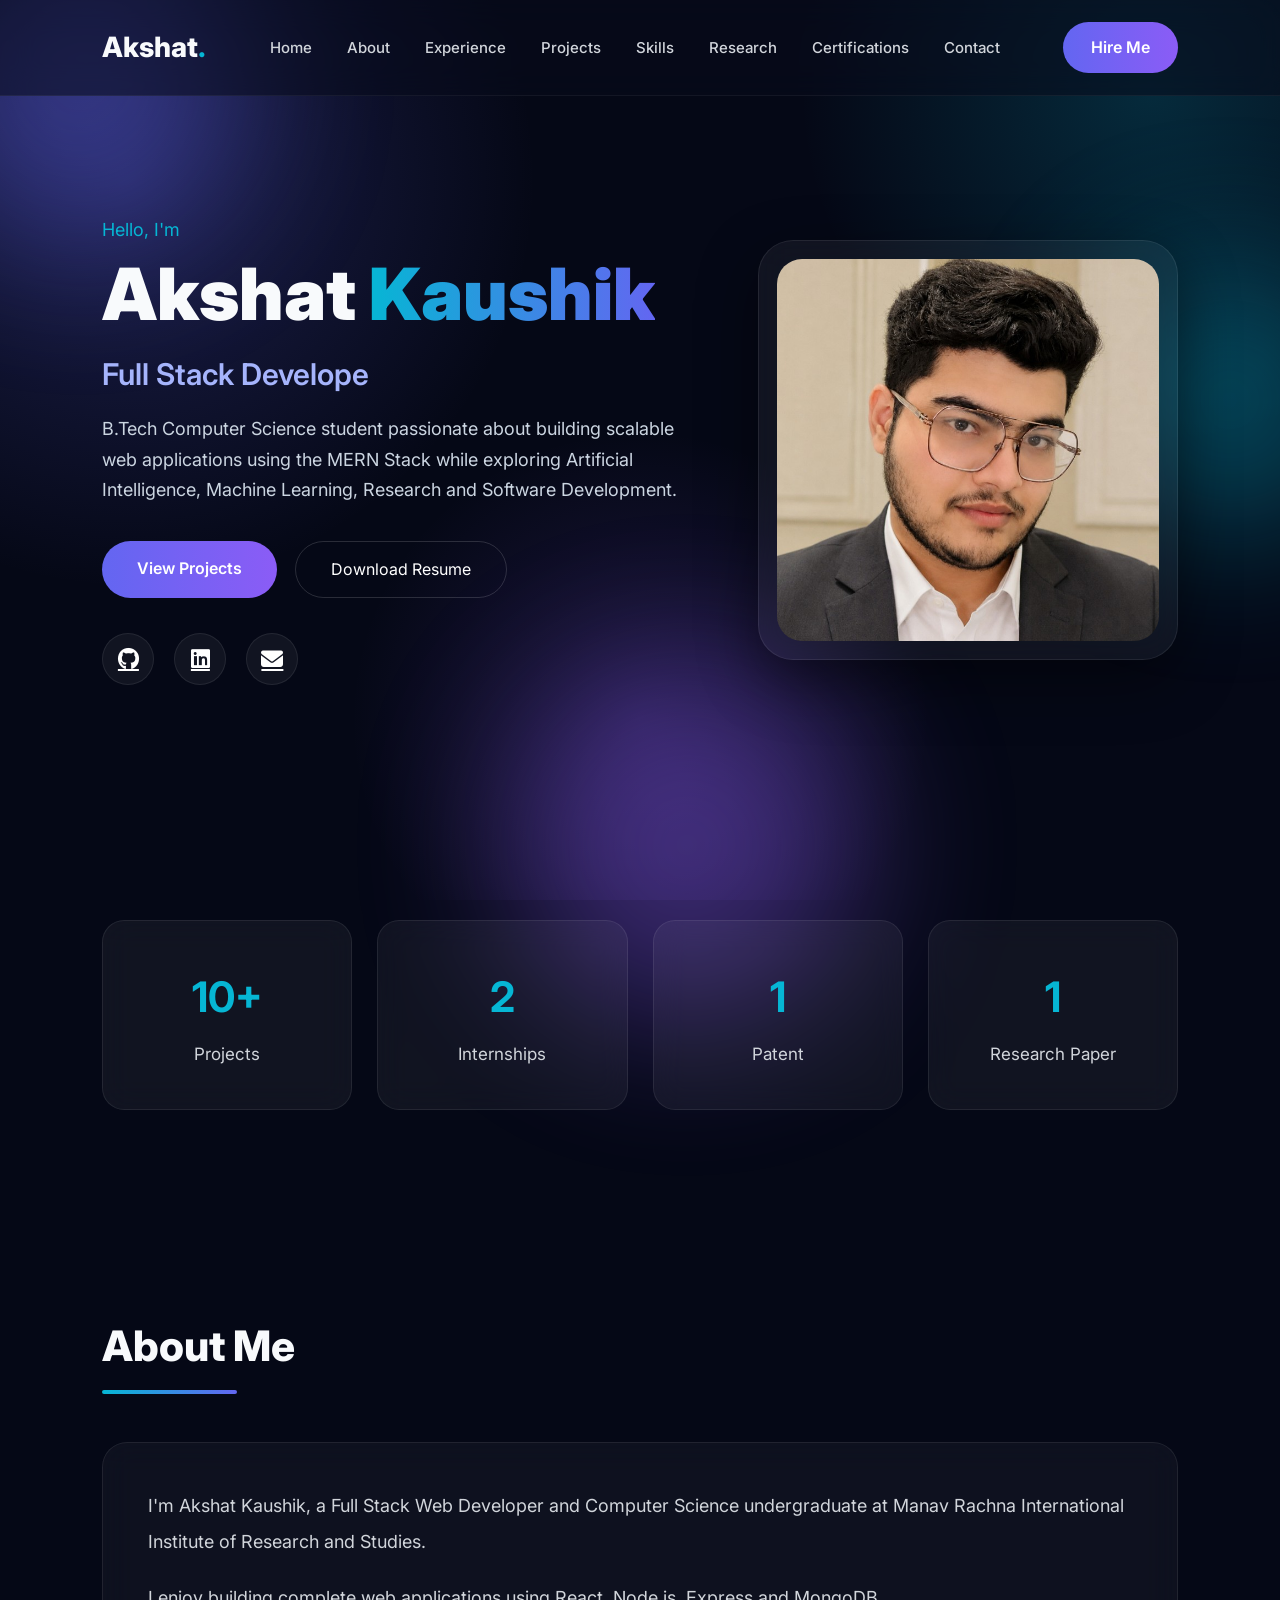
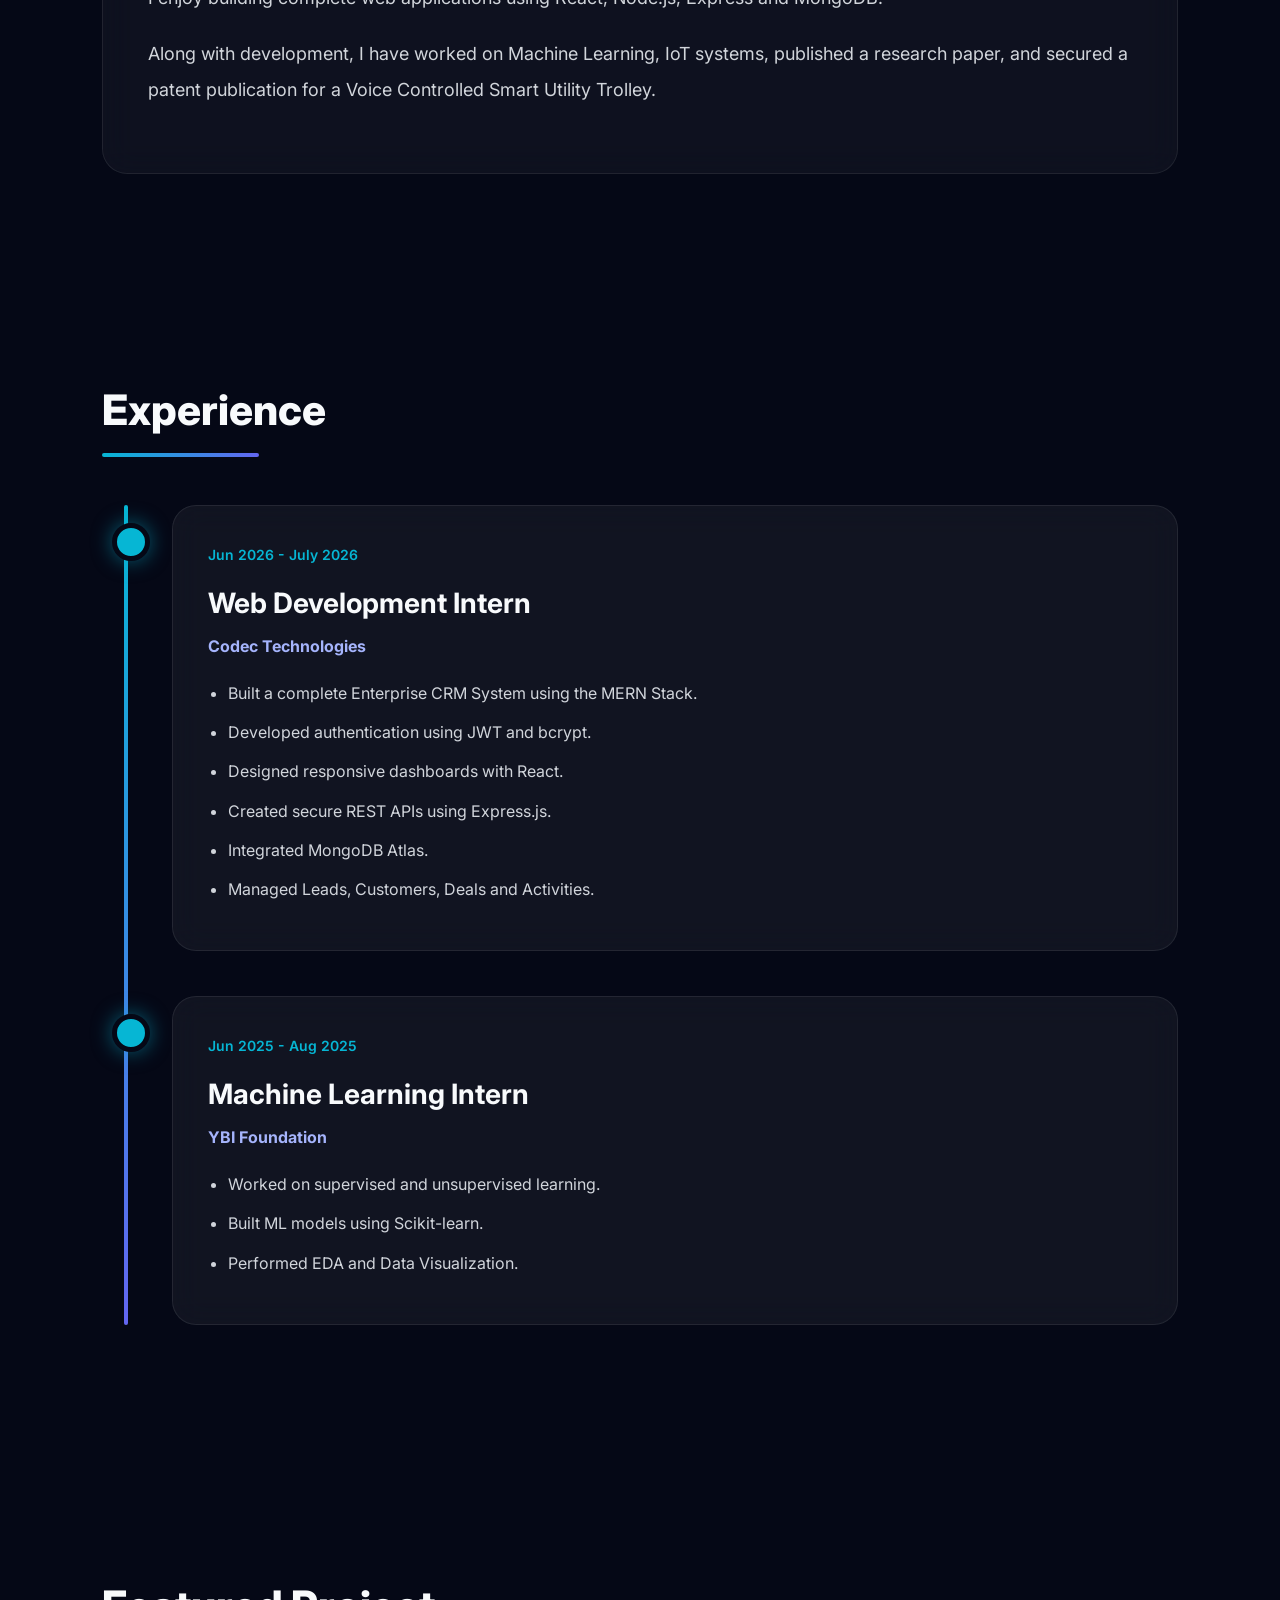
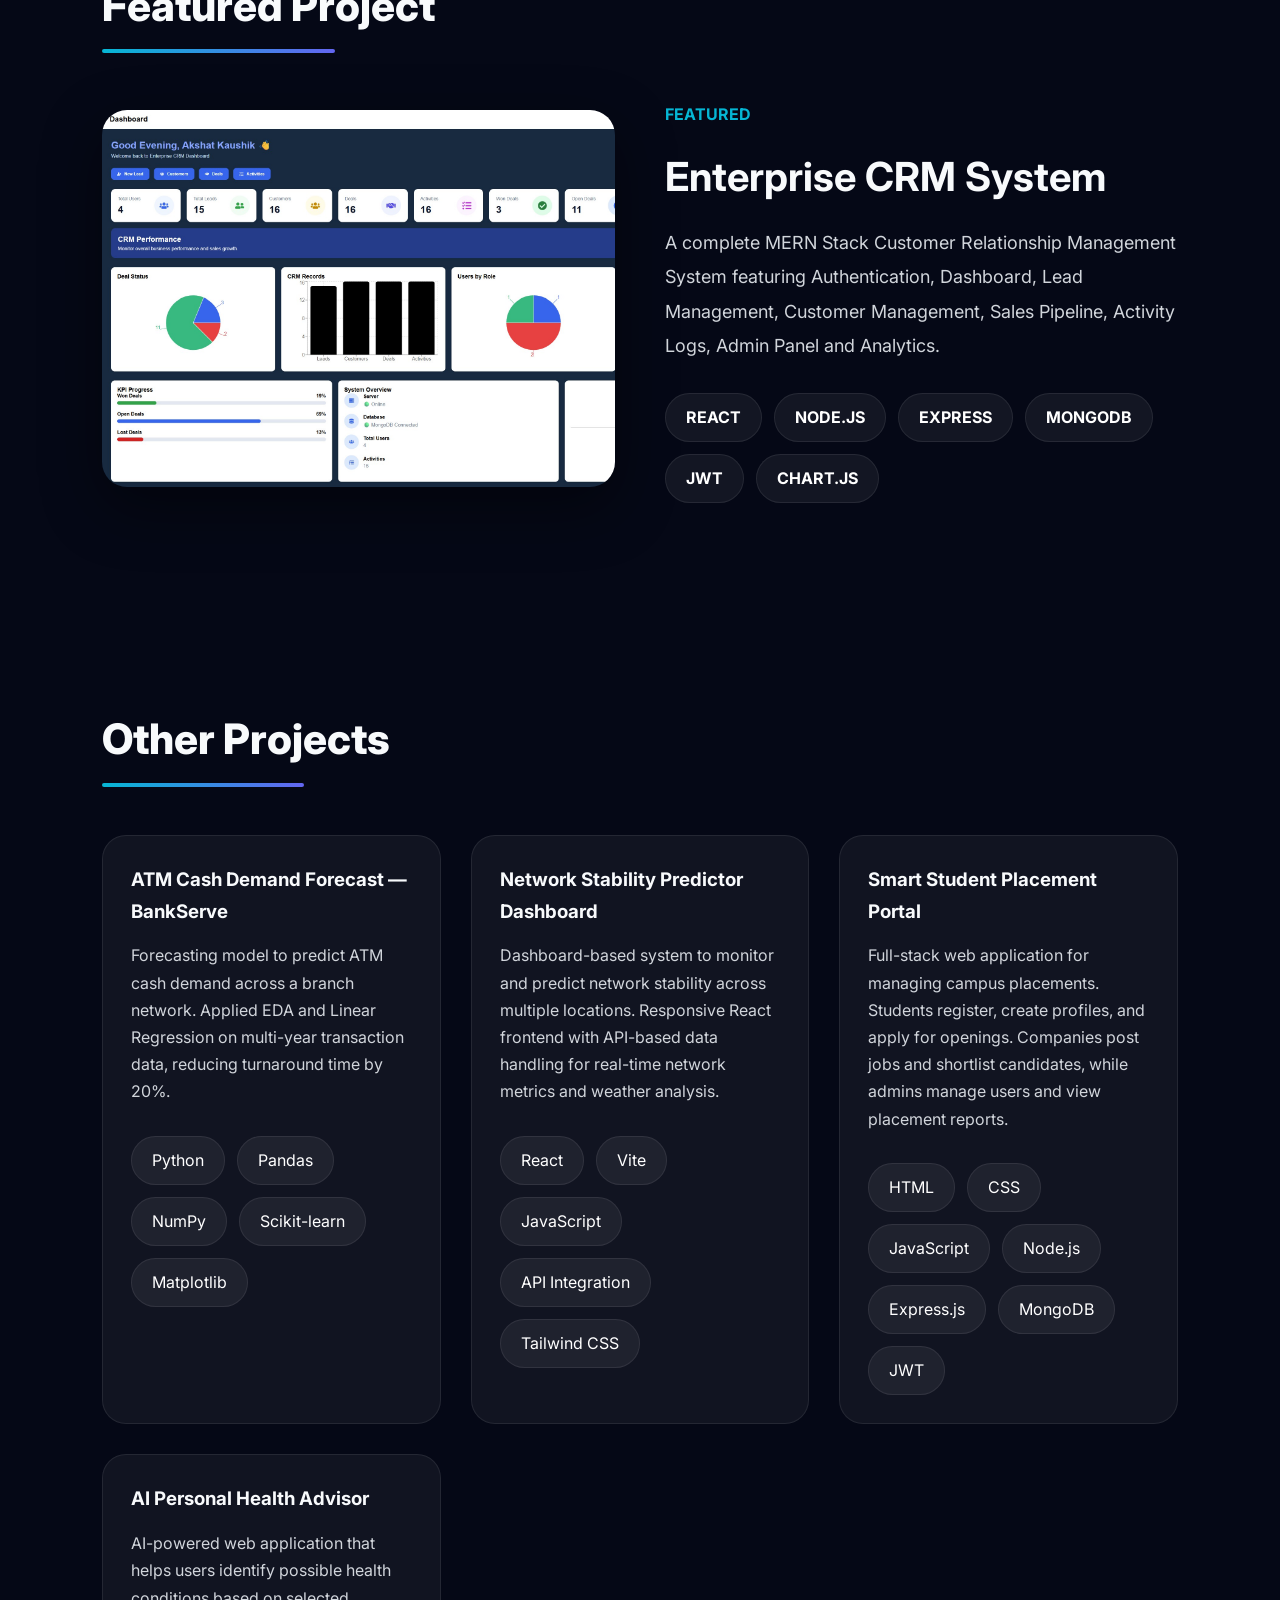
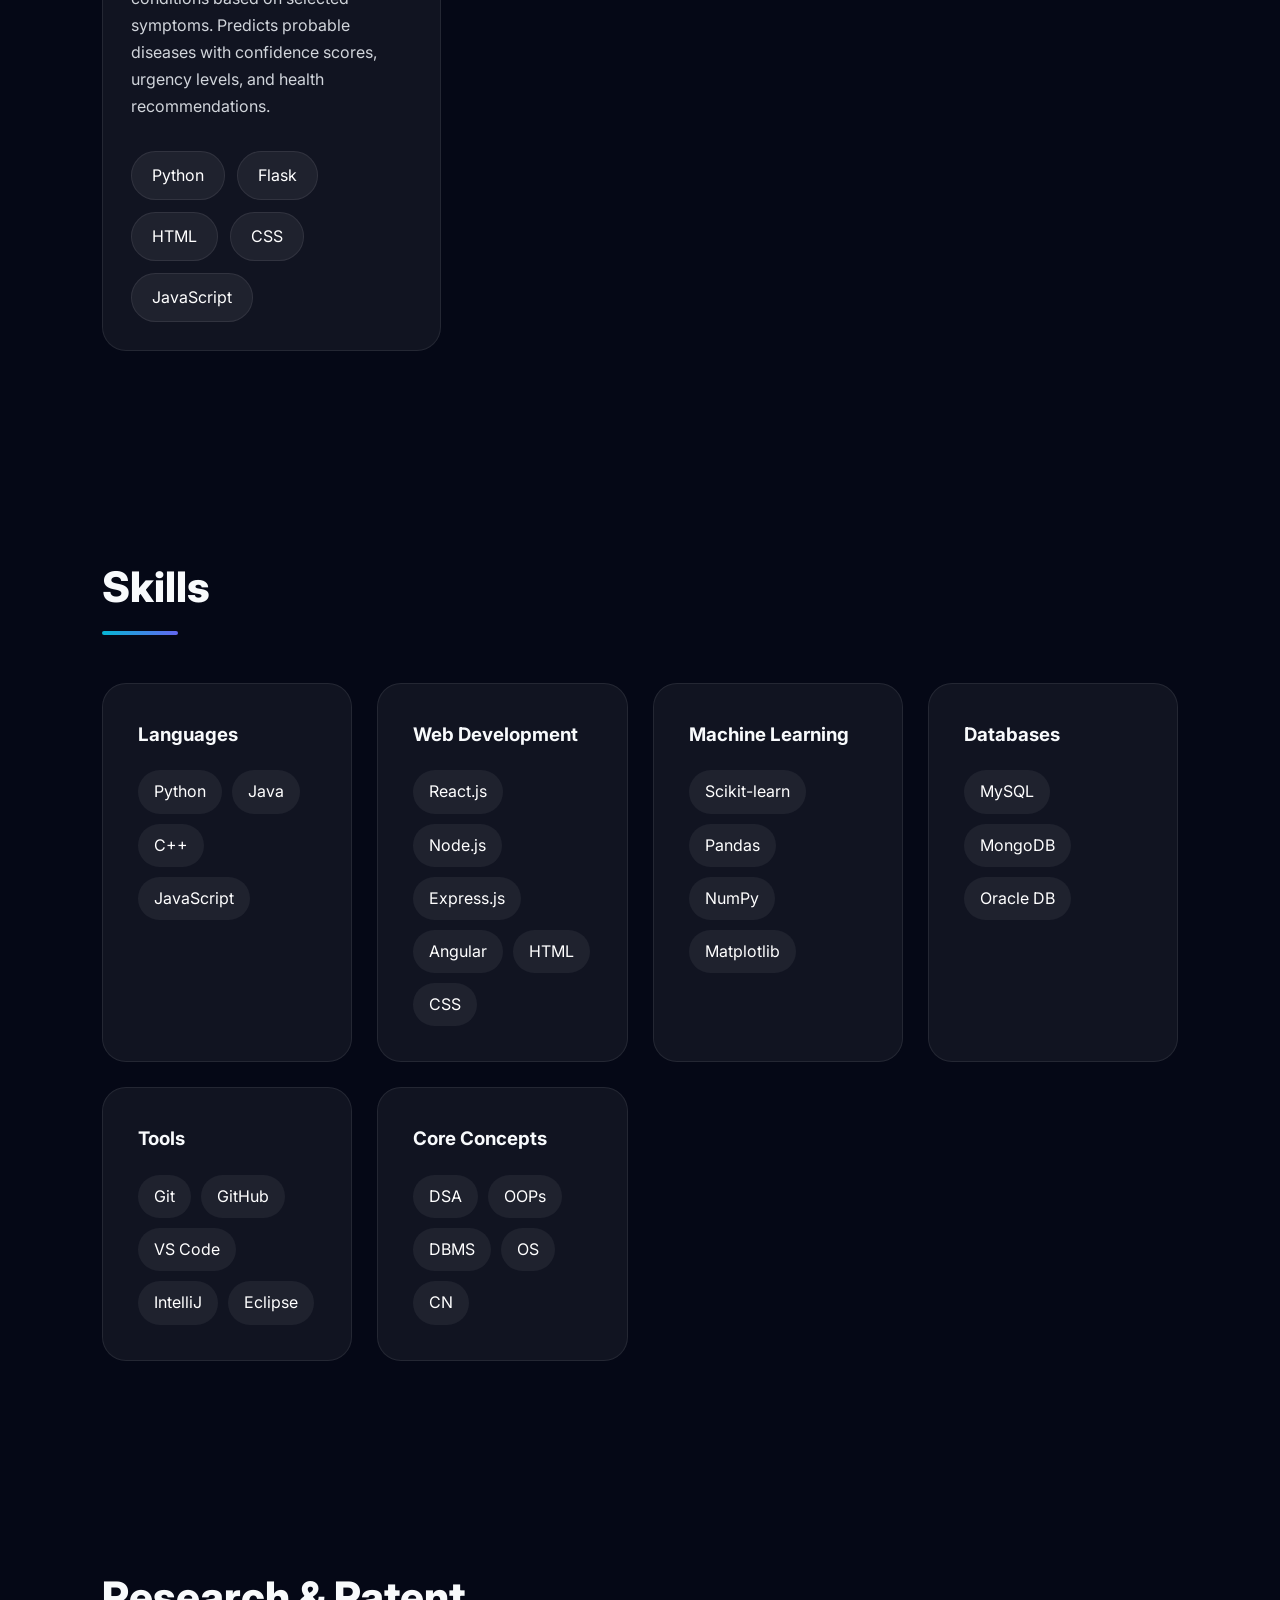
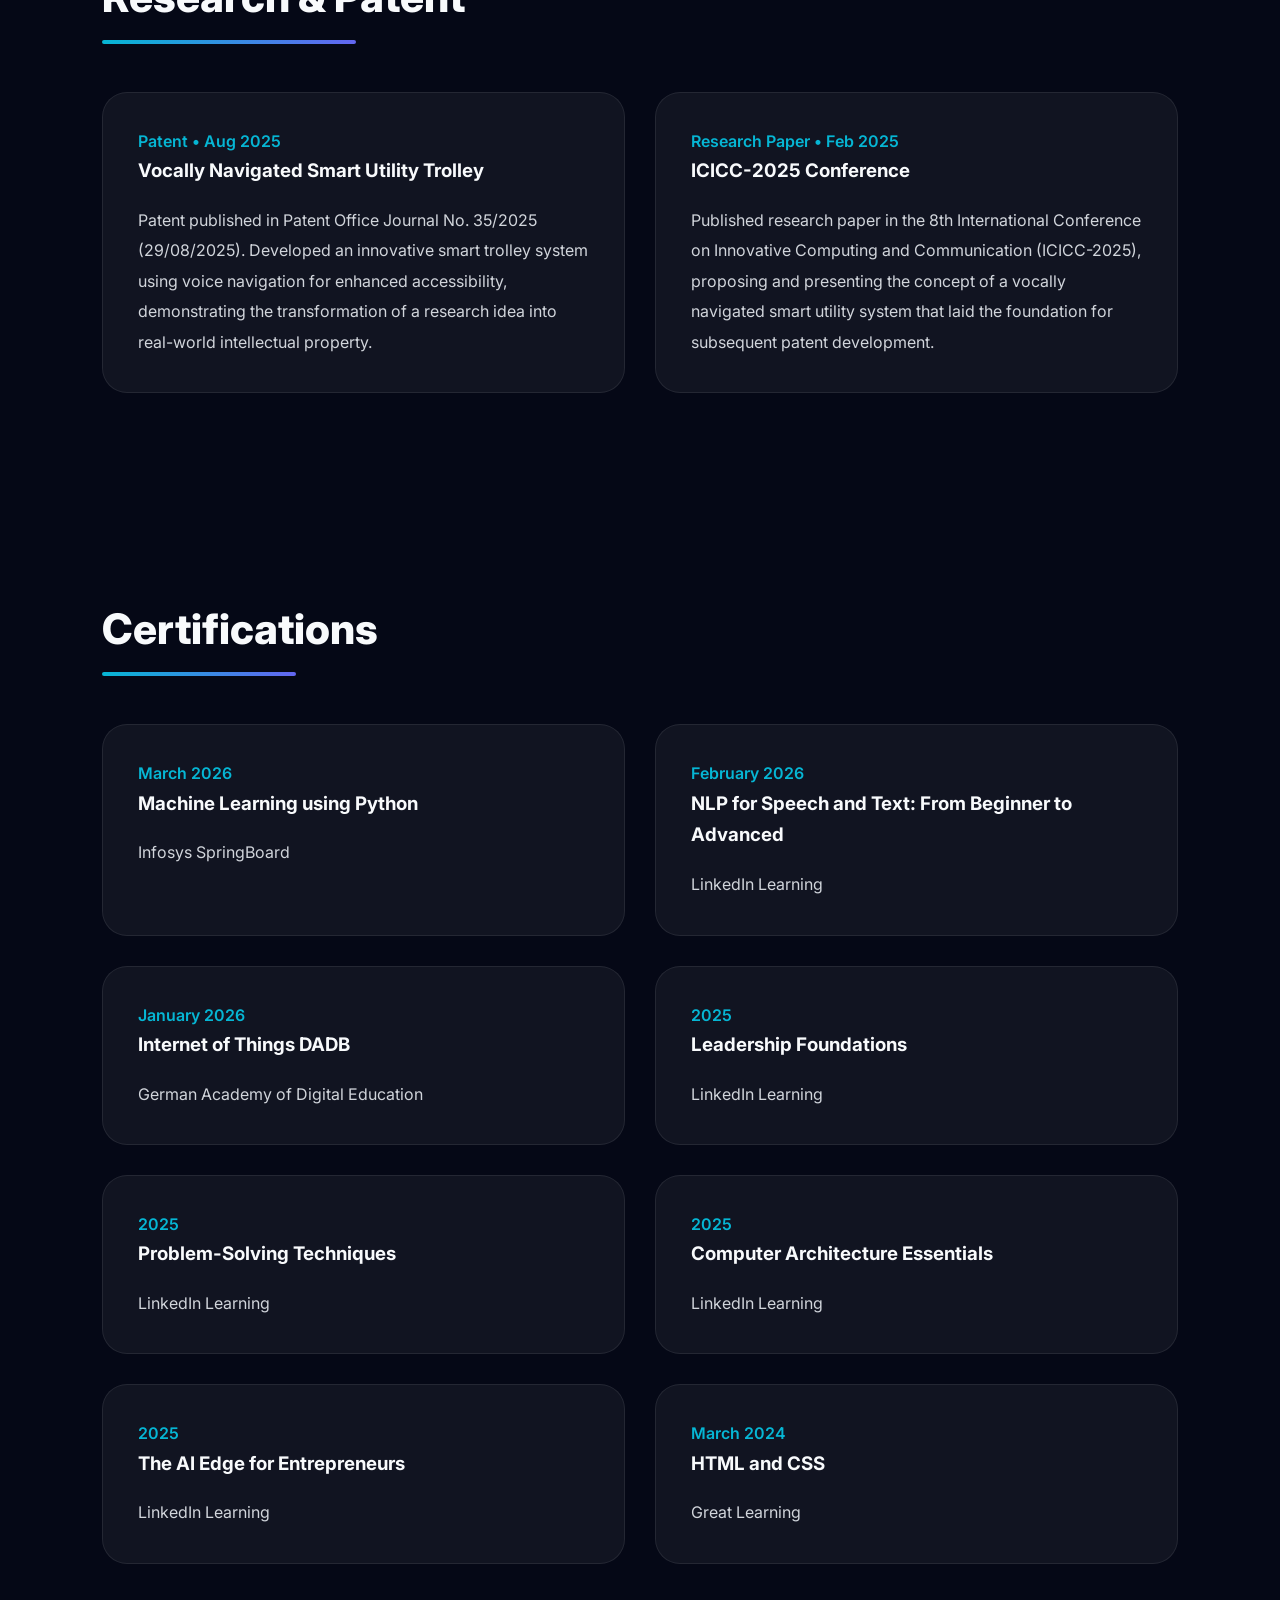
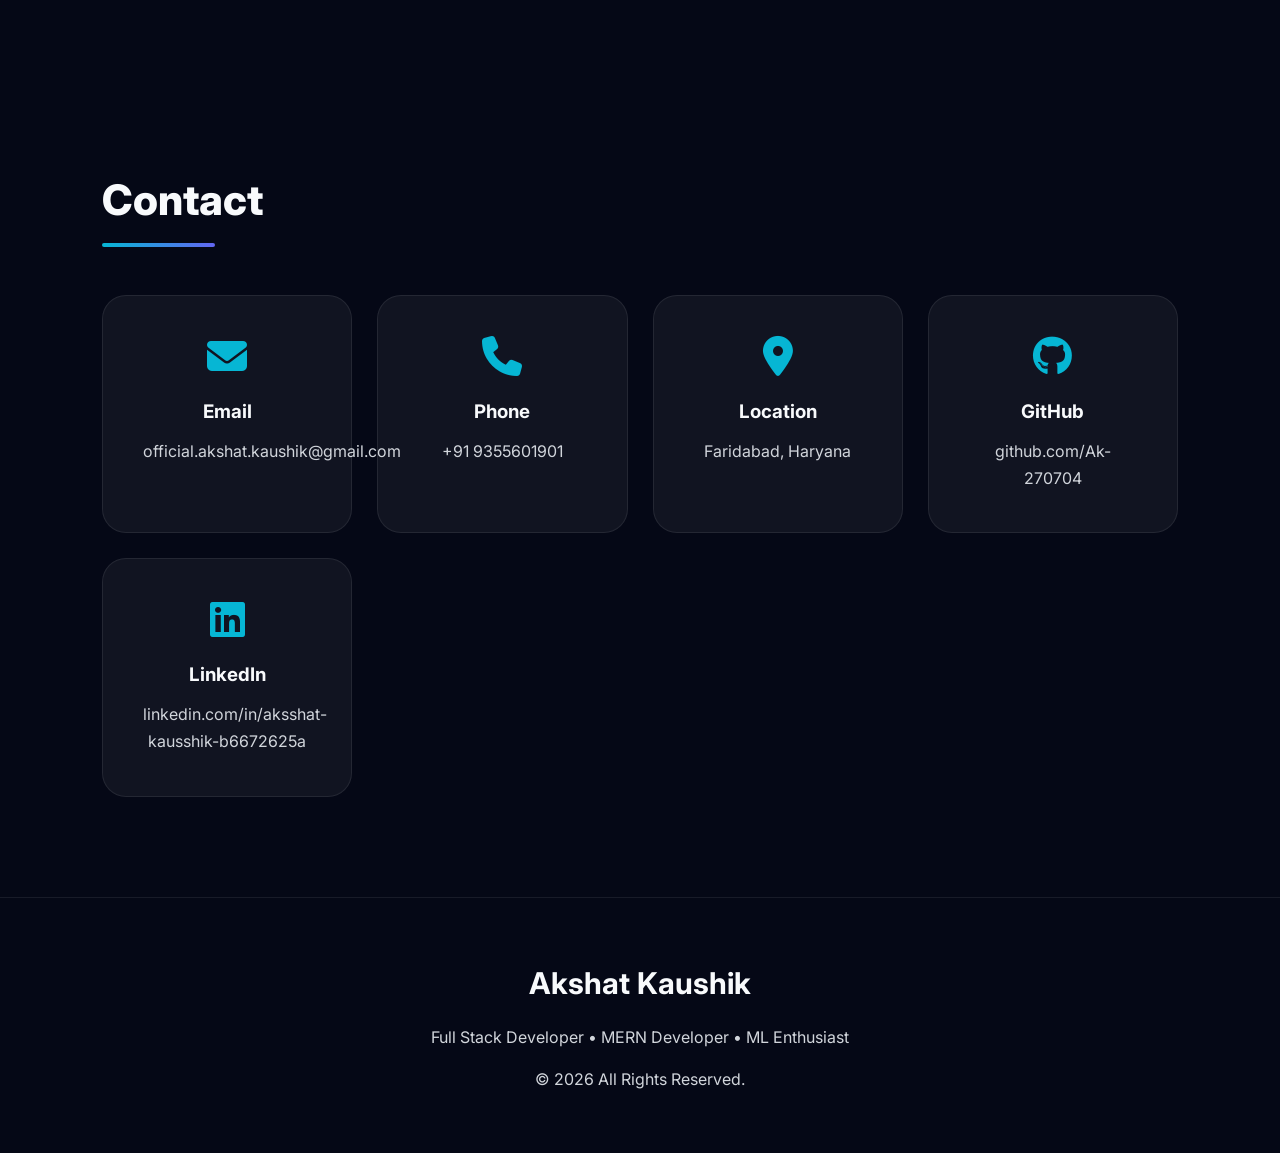
<file: index.html>
<!DOCTYPE html>
<html lang="en">

<head>
    <meta charset="UTF-8">
    <meta name="viewport" content="width=device-width, initial-scale=1.0">

    <title>Akshat Kaushik | Full Stack Developer</title>

    <meta name="description"
        content="Portfolio of Akshat Kaushik - Full Stack MERN Developer, Web Developer, Machine Learning Enthusiast and Researcher.">

    <meta name="keywords"
        content="Akshat Kaushik, Portfolio, MERN Developer, Full Stack Developer, React, Node, MongoDB">

    <link rel="icon" href="assets/favicon.ico">

    <!-- Google Fonts -->
    <link
        href="https://fonts.googleapis.com/css2?family=Inter:wght@300;400;500;600;700;800&family=Poppins:wght@600;700&display=swap"
        rel="stylesheet">

    <!-- Font Awesome -->
    <link rel="stylesheet"
        href="https://cdnjs.cloudflare.com/ajax/libs/font-awesome/6.7.2/css/all.min.css">

    <!-- CSS -->
    <link rel="stylesheet" href="style.css">
</head>

<body>

    <!-- Scroll Progress -->
    <div id="progress-bar"></div>

    <!-- Background -->
    <div class="bg-gradient"></div>
    <div class="blob blob1"></div>
    <div class="blob blob2"></div>
    <div class="blob blob3"></div>

    <!-- ================= NAVBAR ================= -->

    <nav>

        <div class="logo">
            Akshat<span>.</span>
        </div>

        <ul class="nav-links">

            <li><a href="#home">Home</a></li>

            <li><a href="#about">About</a></li>

            <li><a href="#experience">Experience</a></li>

            <li><a href="#projects">Projects</a></li>

            <li><a href="#skills">Skills</a></li>

            <li><a href="#research">Research</a></li>

            <li><a href="#certifications">Certifications</a></li>

            <li><a href="#contact">Contact</a></li>

        </ul>

        <a href="#contact" class="hire-btn">
            Hire Me
        </a>

        <div class="menu-btn">
            <i class="fa-solid fa-bars"></i>
        </div>

    </nav>

    <!-- ================= HERO ================= -->

    <section class="hero" id="home">

        <div class="hero-left">

            <p class="hello">
                Hello, I'm
            </p>

            <h1>

                Akshat

                <span>Kaushik</span>

            </h1>

            <h3>

                <span id="typing-text"></span>

            </h3>

            <p class="hero-description">

                B.Tech Computer Science student passionate about building
                scalable web applications using the MERN Stack while
                exploring Artificial Intelligence, Machine Learning,
                Research and Software Development.

            </p>

            <div class="hero-buttons">

                <a href="#projects" class="primary-btn">

                    View Projects

                </a>

                <a href="Akshat_Kaushik_Resume.pdf" class="secondary-btn">

                    Download Resume

                </a>

            </div>

            <div class="social-icons">

                <a href="https://github.com/Ak-270704" target="_blank">

                    <i class="fab fa-github"></i>

                </a>

                <a href="https://linkedin.com/in/aksshat-kausshik-b6672625a"
                    target="_blank">

                    <i class="fab fa-linkedin"></i>

                </a>

                <a href="mailto:official.akshat.kaushik@gmail.com">

                    <i class="fa-solid fa-envelope"></i>

                </a>

            </div>

        </div>

        <div class="hero-right">

            <div class="profile-card">

                <img src="profile.jpg"
                    alt="Akshat Kaushik">

            </div>

        </div>

    </section>

    <!-- ================= STATS ================= -->

    <section class="stats">

        <div class="stat-card">

            <h2>10+</h2>

            <p>Projects</p>

        </div>

        <div class="stat-card">

            <h2>2</h2>

            <p>Internships</p>

        </div>

        <div class="stat-card">

            <h2>1</h2>

            <p>Patent</p>

        </div>

        <div class="stat-card">

            <h2>1</h2>

            <p>Research Paper</p>

        </div>

    </section>

    <!-- ================= ABOUT ================= -->

    <section id="about" class="section">

        <div class="section-title">

            About Me

        </div>

        <div class="about-container">

            <div class="about-text">

                <p>

                    I'm Akshat Kaushik, a Full Stack Web Developer and
                    Computer Science undergraduate at Manav Rachna
                    International Institute of Research and Studies.

                </p>

                <p>

                    I enjoy building complete web applications using
                    React, Node.js, Express and MongoDB.

                </p>

                <p>

                    Along with development, I have worked on Machine
                    Learning, IoT systems, published a research paper,
                    and secured a patent publication for a Voice
                    Controlled Smart Utility Trolley.

                </p>

            </div>

        </div>

    </section>

    <!-- ================= EXPERIENCE ================= -->

    <section class="section" id="experience">

        <div class="section-title">

            Experience

        </div>

        <div class="timeline">

            <!-- Latest Internship -->

            <div class="timeline-item">

                <div class="timeline-content">

                    <span class="date">

                        Jun 2026 - July 2026

                    </span>

                    <h3>

                        Web Development Intern

                    </h3>

                    <h4>

                        Codec Technologies

                    </h4>

                    <ul>

                        <li>

                            Built a complete Enterprise CRM System using
                            the MERN Stack.

                        </li>

                        <li>

                            Developed authentication using JWT and bcrypt.

                        </li>

                        <li>

                            Designed responsive dashboards with React.

                        </li>

                        <li>

                            Created secure REST APIs using Express.js.

                        </li>

                        <li>

                            Integrated MongoDB Atlas.

                        </li>

                        <li>

                            Managed Leads, Customers, Deals and Activities.

                        </li>

                    </ul>

                </div>

            </div>

            <!-- Previous Internship -->

            <div class="timeline-item">

                <div class="timeline-content">

                    <span class="date">

                        Jun 2025 - Aug 2025

                    </span>

                    <h3>

                        Machine Learning Intern

                    </h3>

                    <h4>

                        YBI Foundation

                    </h4>

                    <ul>

                        <li>

                            Worked on supervised and unsupervised learning.

                        </li>

                        <li>

                            Built ML models using Scikit-learn.

                        </li>

                        <li>

                            Performed EDA and Data Visualization.

                        </li>

                    </ul>

                </div>

            </div>

        </div>

    </section>

    <!-- ================= FEATURED PROJECT ================= -->

    <section class="section" id="projects">

        <div class="section-title">

            Featured Project

        </div>

        <div class="featured-project">

            <div class="project-image">

                <img src="crm.jpg" alt="CRM">

            </div>

            <div class="project-content">

                <span>

                    Featured

                </span>

                <h2>

                    Enterprise CRM System

                </h2>

                <p>

                    A complete MERN Stack Customer Relationship Management
                    System featuring Authentication, Dashboard,
                    Lead Management, Customer Management,
                    Sales Pipeline, Activity Logs,
                    Admin Panel and Analytics.

                </p>

                <div class="tech-stack">

                    <span>React</span>

                    <span>Node.js</span>

                    <span>Express</span>

                    <span>MongoDB</span>

                    <span>JWT</span>

                    <span>Chart.js</span>

                </div>

            </div>

        </div>

    </section>

    <!-- Other Projects -->

    <section class="section">

        <div class="section-title">

            Other Projects

        </div>

        <div class="projects-grid">

            <!-- Project Card -->

            <div class="project-card">

                <div class="project-info">

                    <h3>

                        ATM Cash Demand Forecast — BankServe

                    </h3>

                    <p>

                        Forecasting model to predict ATM cash demand across
                        a branch network. Applied EDA and Linear Regression
                        on multi-year transaction data, reducing turnaround
                        time by 20%.

                    </p>

                    <div class="tech-stack">

                        <span>Python</span>

                        <span>Pandas</span>

                        <span>NumPy</span>

                        <span>Scikit-learn</span>

                        <span>Matplotlib</span>

                    </div>

                </div>

            </div>

            <!-- Project Card -->

            <div class="project-card">

                <div class="project-info">

                    <h3>

                        Network Stability Predictor Dashboard

                    </h3>

                    <p>

                        Dashboard-based system to monitor and predict
                        network stability across multiple locations.
                        Responsive React frontend with API-based data
                        handling for real-time network metrics and
                        weather analysis.

                    </p>

                    <div class="tech-stack">

                        <span>React</span>

                        <span>Vite</span>

                        <span>JavaScript</span>

                        <span>API Integration</span>

                        <span>Tailwind CSS</span>

                    </div>

                </div>

            </div>

            <!-- Project Card -->

            <div class="project-card">

                <div class="project-info">

                    <h3>

                        Smart Student Placement Portal

                    </h3>

                    <p>

                        Full-stack web application for managing campus
                        placements. Students register, create profiles,
                        and apply for openings. Companies post jobs and
                        shortlist candidates, while admins manage users
                        and view placement reports.

                    </p>

                    <div class="tech-stack">

                        <span>HTML</span>

                        <span>CSS</span>

                        <span>JavaScript</span>

                        <span>Node.js</span>

                        <span>Express.js</span>

                        <span>MongoDB</span>

                        <span>JWT</span>

                    </div>

                </div>

            </div>

            <!-- Project Card -->

            <div class="project-card">

                <div class="project-info">

                    <h3>

                        AI Personal Health Advisor

                    </h3>

                    <p>

                        AI-powered web application that helps users
                        identify possible health conditions based on
                        selected symptoms. Predicts probable diseases
                        with confidence scores, urgency levels, and
                        health recommendations.

                    </p>

                    <div class="tech-stack">

                        <span>Python</span>

                        <span>Flask</span>

                        <span>HTML</span>

                        <span>CSS</span>

                        <span>JavaScript</span>

                    </div>

                </div>

            </div>

        </div>

    </section>

    <!-- Skills -->

    <section class="section" id="skills">

        <div class="section-title">

            Skills

        </div>

        <div class="skills-grid">

            <!-- Skill Card -->

            <div class="skill-card">

                <h3>

                    Languages

                </h3>

                <div class="skill-tags">

                    <span>Python</span>

                    <span>Java</span>

                    <span>C++</span>

                    <span>JavaScript</span>

                </div>

            </div>

            <!-- Skill Card -->

            <div class="skill-card">

                <h3>

                    Web Development

                </h3>

                <div class="skill-tags">

                    <span>React.js</span>

                    <span>Node.js</span>

                    <span>Express.js</span>

                    <span>Angular</span>

                    <span>HTML</span>

                    <span>CSS</span>

                </div>

            </div>

            <!-- Skill Card -->

            <div class="skill-card">

                <h3>

                    Machine Learning

                </h3>

                <div class="skill-tags">

                    <span>Scikit-learn</span>

                    <span>Pandas</span>

                    <span>NumPy</span>

                    <span>Matplotlib</span>

                </div>

            </div>

            <!-- Skill Card -->

            <div class="skill-card">

                <h3>

                    Databases

                </h3>

                <div class="skill-tags">

                    <span>MySQL</span>

                    <span>MongoDB</span>

                    <span>Oracle DB</span>

                </div>

            </div>

            <!-- Skill Card -->

            <div class="skill-card">

                <h3>

                    Tools

                </h3>

                <div class="skill-tags">

                    <span>Git</span>

                    <span>GitHub</span>

                    <span>VS Code</span>

                    <span>IntelliJ</span>

                    <span>Eclipse</span>

                </div>

            </div>

            <!-- Skill Card -->

            <div class="skill-card">

                <h3>

                    Core Concepts

                </h3>

                <div class="skill-tags">

                    <span>DSA</span>

                    <span>OOPs</span>

                    <span>DBMS</span>

                    <span>OS</span>

                    <span>CN</span>

                </div>

            </div>

        </div>

    </section>

    <!-- Research -->

    <section class="section" id="research">

        <div class="section-title">

            Research & Patent

        </div>

        <div class="research-grid">

            <!-- Research Card -->

            <div class="research-card">

                <span>

                    Patent • Aug 2025

                </span>

                <h3>

                    Vocally Navigated Smart Utility Trolley

                </h3>

                <p>

                    Patent published in Patent Office Journal No. 35/2025
                    (29/08/2025). Developed an innovative smart trolley
                    system using voice navigation for enhanced
                    accessibility, demonstrating the transformation of a
                    research idea into real-world intellectual property.

                </p>

            </div>

            <!-- Research Card -->

            <div class="research-card">

                <span>

                    Research Paper • Feb 2025

                </span>

                <h3>

                    ICICC-2025 Conference

                </h3>

                <p>

                    Published research paper in the 8th International
                    Conference on Innovative Computing and Communication
                    (ICICC-2025), proposing and presenting the concept of a
                    vocally navigated smart utility system that laid the
                    foundation for subsequent patent development.

                </p>

            </div>

        </div>

    </section>

    <!-- Certifications -->

    <section class="section" id="certifications">

        <div class="section-title">

            Certifications

        </div>

        <div class="research-grid">

            <!-- Certification Card -->

            <div class="research-card">

                <span>

                    March 2026

                </span>

                <h3>

                    Machine Learning using Python

                </h3>

                <p>

                    Infosys SpringBoard

                </p>

            </div>

            <!-- Certification Card -->

            <div class="research-card">

                <span>

                    February 2026

                </span>

                <h3>

                    NLP for Speech and Text: From Beginner to Advanced

                </h3>

                <p>

                    LinkedIn Learning

                </p>

            </div>

            <!-- Certification Card -->

            <div class="research-card">

                <span>

                    January 2026

                </span>

                <h3>

                    Internet of Things DADB

                </h3>

                <p>

                    German Academy of Digital Education

                </p>

            </div>

            <!-- Certification Card -->

            <div class="research-card">

                <span>

                    2025

                </span>

                <h3>

                    Leadership Foundations

                </h3>

                <p>

                    LinkedIn Learning

                </p>

            </div>

            <!-- Certification Card -->

            <div class="research-card">

                <span>

                    2025

                </span>

                <h3>

                    Problem-Solving Techniques

                </h3>

                <p>

                    LinkedIn Learning

                </p>

            </div>

            <!-- Certification Card -->

            <div class="research-card">

                <span>

                    2025

                </span>

                <h3>

                    Computer Architecture Essentials

                </h3>

                <p>

                    LinkedIn Learning

                </p>

            </div>

            <!-- Certification Card -->

            <div class="research-card">

                <span>

                    2025

                </span>

                <h3>

                    The AI Edge for Entrepreneurs

                </h3>

                <p>

                    LinkedIn Learning

                </p>

            </div>

            <!-- Certification Card -->

            <div class="research-card">

                <span>

                    March 2024

                </span>

                <h3>

                    HTML and CSS

                </h3>

                <p>

                    Great Learning

                </p>

            </div>

        </div>

    </section>

    <!-- Contact -->

    <section class="section" id="contact">

        <div class="section-title">

            Contact

        </div>

        <div class="contact-grid">

            <!-- Contact Card -->

            <div class="contact-card">

                <i class="fa-solid fa-envelope"></i>

                <h3>

                    Email

                </h3>

                <a href="mailto:official.akshat.kaushik@gmail.com">

                    official.akshat.kaushik@gmail.com

                </a>

            </div>

            <!-- Contact Card -->

            <div class="contact-card">

                <i class="fa-solid fa-phone"></i>

                <h3>

                    Phone

                </h3>

                <a href="tel:+919355601901">

                    +91 9355601901

                </a>

            </div>

            <!-- Contact Card -->

            <div class="contact-card">

                <i class="fa-solid fa-location-dot"></i>

                <h3>

                    Location

                </h3>

                <a href="#">

                    Faridabad, Haryana

                </a>

            </div>

            <!-- Contact Card -->

            <div class="contact-card">

                <i class="fab fa-github"></i>

                <h3>

                    GitHub

                </h3>

                <a href="https://github.com/Ak-270704" target="_blank">

                    github.com/Ak-270704

                </a>

            </div>

            <!-- Contact Card -->

            <div class="contact-card">

                <i class="fab fa-linkedin"></i>

                <h3>

                    LinkedIn

                </h3>

                <a href="https://linkedin.com/in/aksshat-kausshik-b6672625a" target="_blank">

                    linkedin.com/in/aksshat-kausshik-b6672625a

                </a>

            </div>

        </div>

    </section>

    <footer>

        <h3>

            Akshat Kaushik

        </h3>

        <p>

            Full Stack Developer • MERN Developer • ML Enthusiast

        </p>

        <p>

            © 2026 All Rights Reserved.

        </p>

    </footer>

    <script src="script.js"></script>

</body>

</html>
</file>
<file: style.css>
/* ===================================================
        GOOGLE FONTS
=================================================== */

@import url('https://fonts.googleapis.com/css2?family=Inter:wght@300;400;500;600;700;800;900&display=swap');

/* ===================================================
        ROOT VARIABLES
=================================================== */

:root{

    --bg:#050816;

    --card:#111827;

    --card2:#1b2433;

    --primary:#6366f1;

    --secondary:#8b5cf6;

    --cyan:#06b6d4;

    --white:#ffffff;

    --text:#d1d5db;

    --heading:#f8fafc;

    --border:rgba(255,255,255,.08);

    --shadow:0 20px 60px rgba(0,0,0,.45);

}

/* ===================================================
        RESET
=================================================== */

*{

margin:0;

padding:0;

box-sizing:border-box;

}

html{

scroll-behavior:smooth;

}

body{

font-family:'Inter',sans-serif;

background:var(--bg);

color:var(--text);

overflow-x:hidden;

line-height:1.7;

}

/* ===================================================
        SCROLLBAR
=================================================== */

::-webkit-scrollbar{

width:10px;

}

::-webkit-scrollbar-track{

background:#09101d;

}

::-webkit-scrollbar-thumb{

background:linear-gradient(var(--primary),var(--secondary));

border-radius:20px;

}

/* ===================================================
        BACKGROUND
=================================================== */

.bg-gradient{

position:fixed;

inset:0;

background:

radial-gradient(circle at 10% 20%,rgba(99,102,241,.25),transparent 30%),

radial-gradient(circle at 90% 10%,rgba(6,182,212,.20),transparent 25%),

radial-gradient(circle at 50% 80%,rgba(139,92,246,.18),transparent 30%),

#050816;

z-index:-5;

}

/* ===================================================
        FLOATING BLOBS
=================================================== */

.blob{

position:fixed;

border-radius:50%;

filter:blur(80px);

opacity:.4;

animation:float 10s ease-in-out infinite;

z-index:-2;

}

.blob1{

width:320px;

height:320px;

background:#6366f1;

top:-80px;

left:-80px;

}

.blob2{

width:260px;

height:260px;

background:#06b6d4;

right:-80px;

top:30%;

animation-delay:2s;

}

.blob3{

width:350px;

height:350px;

background:#8b5cf6;

bottom:-120px;

left:40%;

animation-delay:4s;

}

@keyframes float{

0%{

transform:translateY(0px);

}

50%{

transform:translateY(-40px);

}

100%{

transform:translateY(0px);

}

}

/* ===================================================
        SCROLL PROGRESS
=================================================== */

#progress-bar{

position:fixed;

top:0;

left:0;

height:4px;

width:0;

background:linear-gradient(90deg,var(--cyan),var(--primary));

z-index:9999;

}

/* ===================================================
        NAVBAR
=================================================== */

nav{

position:fixed;

top:0;

left:0;

width:100%;

display:flex;

justify-content:space-between;

align-items:center;

padding:22px 8%;

background:rgba(8,12,28,.55);

backdrop-filter:blur(16px);

border-bottom:1px solid rgba(255,255,255,.05);

z-index:999;

transition:.4s;

}

.logo{

font-size:28px;

font-weight:800;

color:var(--heading);

}

.logo span{

color:var(--cyan);

}

.nav-links{

display:flex;

list-style:none;

gap:35px;

}

.nav-links a{

text-decoration:none;

color:var(--text);

font-size:15px;

font-weight:500;

transition:.3s;

position:relative;

}

.nav-links a:hover{

color:var(--white);

}

.nav-links a::after{

content:'';

position:absolute;

bottom:-6px;

left:0;

width:0;

height:2px;

background:var(--cyan);

transition:.3s;

}

.nav-links a:hover::after{

width:100%;

}

.hire-btn{

padding:12px 28px;

border-radius:50px;

text-decoration:none;

background:linear-gradient(90deg,var(--primary),var(--secondary));

color:#fff;

font-weight:600;

transition:.35s;

}

.hire-btn:hover{

transform:translateY(-3px);

box-shadow:0 10px 30px rgba(99,102,241,.45);

}

.menu-btn{

display:none;

font-size:28px;

cursor:pointer;

}

/* ===================================================
        HERO
=================================================== */

.hero{

min-height:100vh;

display:grid;

grid-template-columns:1.2fr .8fr;

align-items:center;

padding:120px 8%;

gap:70px;

}

.hello{

font-size:18px;

color:var(--cyan);

margin-bottom:10px;

}

.hero h1{

font-size:72px;

line-height:1.05;

font-weight:900;

color:var(--heading);

}

.hero h1 span{

background: linear-gradient(90deg, var(--cyan), var(--primary));
    background-clip: text;
    -webkit-background-clip: text;
    -webkit-text-fill-color: transparent;

}

.hero h3{

margin-top:18px;

font-size:30px;

font-weight:600;

color:#a5b4fc;

height:40px;

}

.hero-description{

margin-top:25px;

max-width:650px;

font-size:18px;

color:#cbd5e1;

}

/* ===================================================
        BUTTONS
=================================================== */

.hero-buttons{

display:flex;

gap:18px;

margin-top:35px;

}

.primary-btn{

padding:14px 35px;

border-radius:50px;

text-decoration:none;

background:linear-gradient(90deg,var(--primary),var(--secondary));

color:#fff;

font-weight:600;

transition:.3s;

}

.secondary-btn{

padding:14px 35px;

border-radius:50px;

border:1px solid rgba(255,255,255,.15);

text-decoration:none;

color:#fff;

transition:.3s;

}

.primary-btn:hover,

.secondary-btn:hover{

transform:translateY(-4px);

}

/* ===================================================
        SOCIAL ICONS
=================================================== */

.social-icons{

display:flex;

gap:20px;

margin-top:35px;

}

.social-icons a{

width:52px;

height:52px;

display:flex;

justify-content:center;

align-items:center;

border-radius:50%;

background:rgba(255,255,255,.05);

border:1px solid rgba(255,255,255,.08);

color:#fff;

font-size:22px;

transition:.35s;

}

.social-icons a:hover{

background:linear-gradient(90deg,var(--primary),var(--secondary));

transform:translateY(-6px);

}

/* ===================================================
        PROFILE CARD
=================================================== */

.profile-card{

width:420px;

height:420px;

margin:auto;

background:rgba(255,255,255,.05);

border:1px solid rgba(255,255,255,.08);

backdrop-filter:blur(18px);

border-radius:35px;

padding:18px;

box-shadow:var(--shadow);

}

.profile-card img{

width:100%;

height:100%;

border-radius:25px;

object-fit:cover;

}

/* ===================================================
        STATS
=================================================== */

.stats{

display:grid;

grid-template-columns:repeat(4,1fr);

gap:25px;

padding:20px 8% 100px;

}

.stat-card{

background:rgba(255,255,255,.05);

border:1px solid rgba(255,255,255,.08);

backdrop-filter:blur(15px);

padding:40px;

border-radius:22px;

text-align:center;

transition:.35s;

}

.stat-card:hover{

transform:translateY(-8px);

box-shadow:var(--shadow);

}

.stat-card h2{

font-size:42px;

color:var(--cyan);

margin-bottom:8px;

}

.stat-card p{

font-size:17px;

}

/* ===================================================
        COMMON SECTION
=================================================== */

.section{

padding:100px 8%;

}

.section-title{

font-size:42px;

font-weight:800;

color:var(--heading);

margin-bottom:60px;

position:relative;

display:inline-block;

}

.section-title::after{

content:'';

position:absolute;

bottom:-12px;

left:0;

width:70%;

height:4px;

background:linear-gradient(90deg,var(--cyan),var(--primary));

border-radius:20px;

}

/* ===================================================
        ABOUT
=================================================== */

.about-container{

display:grid;

grid-template-columns:1fr;

}

.about-text{

background:rgba(255,255,255,.04);

border:1px solid rgba(255,255,255,.08);

backdrop-filter:blur(15px);

padding:45px;

border-radius:25px;

font-size:18px;

line-height:2;

}

.about-text p{

margin-bottom:20px;

}
/* ===================================================
        EXPERIENCE TIMELINE
=================================================== */

.timeline{
    position:relative;
    max-width:1100px;
    margin:auto;
}

.timeline::before{
    content:"";
    position:absolute;
    left:22px;
    top:0;
    width:4px;
    height:100%;
    background:linear-gradient(var(--cyan),var(--primary));
    border-radius:20px;
}

.timeline-item{
    position:relative;
    padding-left:70px;
    margin-bottom:45px;
}

.timeline-item::before{
    content:"";
    position:absolute;
    left:10px;
    top:18px;
    width:28px;
    height:28px;
    border-radius:50%;
    background:var(--cyan);
    border:5px solid var(--bg);
    box-shadow:0 0 20px rgba(6,182,212,.5);
}

.timeline-content{
    background:rgba(255,255,255,.05);
    border:1px solid rgba(255,255,255,.08);
    backdrop-filter:blur(15px);
    padding:35px;
    border-radius:24px;
    transition:.35s;
}

.timeline-content:hover{
    transform:translateY(-8px);
    box-shadow:var(--shadow);
}

.timeline-content .date{
    color:var(--cyan);
    font-size:14px;
    font-weight:600;
}

.timeline-content h3{
    color:var(--heading);
    font-size:28px;
    margin:12px 0 5px;
}

.timeline-content h4{
    color:#a5b4fc;
    margin-bottom:20px;
}

.timeline-content ul{
    padding-left:20px;
}

.timeline-content li{
    margin-bottom:12px;
}

/* ===================================================
        FEATURED PROJECT
=================================================== */

.featured-project{
    display:grid;
    grid-template-columns:1fr 1fr;
    gap:50px;
    align-items:center;
}

.project-image img{
    width:100%;
    border-radius:25px;
    box-shadow:var(--shadow);
}

.project-content span{
    color:var(--cyan);
    font-weight:700;
    text-transform:uppercase;
}

.project-content h2{
    color:var(--heading);
    font-size:40px;
    margin:15px 0;
}

.project-content p{
    font-size:18px;
    line-height:1.9;
}

.tech-stack{
    display:flex;
    flex-wrap:wrap;
    gap:12px;
    margin-top:30px;
}

.tech-stack span{
    background:rgba(255,255,255,.06);
    padding:10px 20px;
    border-radius:40px;
    border:1px solid rgba(255,255,255,.08);
    color:#fff;
}

/* ===================================================
        PROJECT GRID
=================================================== */

.projects-grid{
    display:grid;
    grid-template-columns:repeat(auto-fit,minmax(320px,1fr));
    gap:30px;
}

.project-card{
    background:rgba(255,255,255,.05);
    border:1px solid rgba(255,255,255,.08);
    border-radius:24px;
    overflow:hidden;
    transition:.35s;
}

.project-card:hover{
    transform:translateY(-10px);
    box-shadow:var(--shadow);
}

.project-card img{
    width:100%;
    height:220px;
    object-fit:cover;
}

.project-info{
    padding:28px;
}

.project-info h3{
    color:var(--heading);
    margin-bottom:15px;
}

.project-info p{
    margin-bottom:20px;
}

.project-links{
    display:flex;
    gap:15px;
}

.project-links a{
    text-decoration:none;
    color:#fff;
    padding:10px 20px;
    border-radius:30px;
    background:linear-gradient(90deg,var(--primary),var(--secondary));
}

/* ===================================================
        SKILLS
=================================================== */

.skills-grid{
    display:grid;
    grid-template-columns:repeat(auto-fit,minmax(240px,1fr));
    gap:25px;
}

.skill-card{
    background:rgba(255,255,255,.05);
    border:1px solid rgba(255,255,255,.08);
    border-radius:24px;
    padding:35px;
    transition:.35s;
}

.skill-card:hover{
    transform:translateY(-8px);
    box-shadow:var(--shadow);
}

.skill-card h3{
    color:var(--heading);
    margin-bottom:20px;
}

.skill-tags{
    display:flex;
    flex-wrap:wrap;
    gap:10px;
}

.skill-tags span{
    padding:8px 16px;
    border-radius:30px;
    background:rgba(255,255,255,.06);
    color:#fff;
}

/* ===================================================
        RESEARCH
=================================================== */

.research-grid{
    display:grid;
    grid-template-columns:repeat(auto-fit,minmax(420px,1fr));
    gap:30px;
}

.research-card{
    background:rgba(255,255,255,.05);
    border-radius:25px;
    padding:35px;
    border:1px solid rgba(255,255,255,.08);
}

.research-card h3{
    color:var(--heading);
    margin-bottom:15px;
}

.research-card span{
    color:var(--cyan);
    font-weight:600;
}

.research-card p{
    margin-top:18px;
    line-height:1.9;
}

/* ===================================================
        CONTACT
=================================================== */

.contact-grid{
    display:grid;
    grid-template-columns:repeat(auto-fit,minmax(250px,1fr));
    gap:25px;
}

.contact-card{
    text-align:center;
    padding:40px;
    border-radius:24px;
    background:rgba(255,255,255,.05);
    border:1px solid rgba(255,255,255,.08);
    transition:.35s;
}

.contact-card:hover{
    transform:translateY(-8px);
    box-shadow:var(--shadow);
}

.contact-card i{
    font-size:40px;
    color:var(--cyan);
    margin-bottom:20px;
}

.contact-card h3{
    color:var(--heading);
    margin-bottom:10px;
}

.contact-card a{
    color:var(--text);
    text-decoration:none;
}

.contact-card a:hover{
    color:var(--cyan);
}

/* ===================================================
        FOOTER
=================================================== */

footer{
    padding:60px 8%;
    text-align:center;
    border-top:1px solid rgba(255,255,255,.08);
}

footer h3{
    color:var(--heading);
    font-size:30px;
}

footer p{
    margin-top:15px;
}

/* ===================================================
        RESPONSIVE
=================================================== */

@media(max-width:992px){

.hero{
    grid-template-columns:1fr;
    text-align:center;
}

.profile-card{
    width:330px;
    height:330px;
}

.featured-project{
    grid-template-columns:1fr;
}

.stats{
    grid-template-columns:repeat(2,1fr);
}

}

@media(max-width:768px){

.nav-links{
    display:none;
}

.menu-btn{
    display:block;
    color:#fff;
}

.hero h1{
    font-size:54px;
}

.hero h3{
    font-size:24px;
}

.hero-description{
    font-size:16px;
}

.hero-buttons{
    flex-direction:column;
}

.social-icons{
    justify-content:center;
}

.stats{
    grid-template-columns:1fr;
}

.section-title{
    font-size:34px;
}

.timeline::before{
    left:16px;
}

.timeline-item{
    padding-left:55px;
}

.timeline-item::before{
    left:4px;
}

.project-content h2{
    font-size:32px;
}

.research-grid{
    grid-template-columns:1fr;
}

}

@media(max-width:576px){

nav{
    padding:18px 6%;
}

.hero{
    padding:120px 6%;
}

.section{
    padding:80px 6%;
}

.profile-card{
    width:260px;
    height:260px;
}

.hero h1{
    font-size:44px;
}

.hero h3{
    font-size:20px;
}

.section-title{
    font-size:28px;
}

.timeline-content{
    padding:25px;
}

.project-content h2{
    font-size:28px;
}

.contact-card{
    padding:30px;
}

}
@media(max-width:768px){

.nav-links.active{

display:flex;

position:absolute;

top:80px;

left:0;

width:100%;

flex-direction:column;

align-items:center;

background:#050816;

padding:30px;

gap:25px;

}

}
</file>
